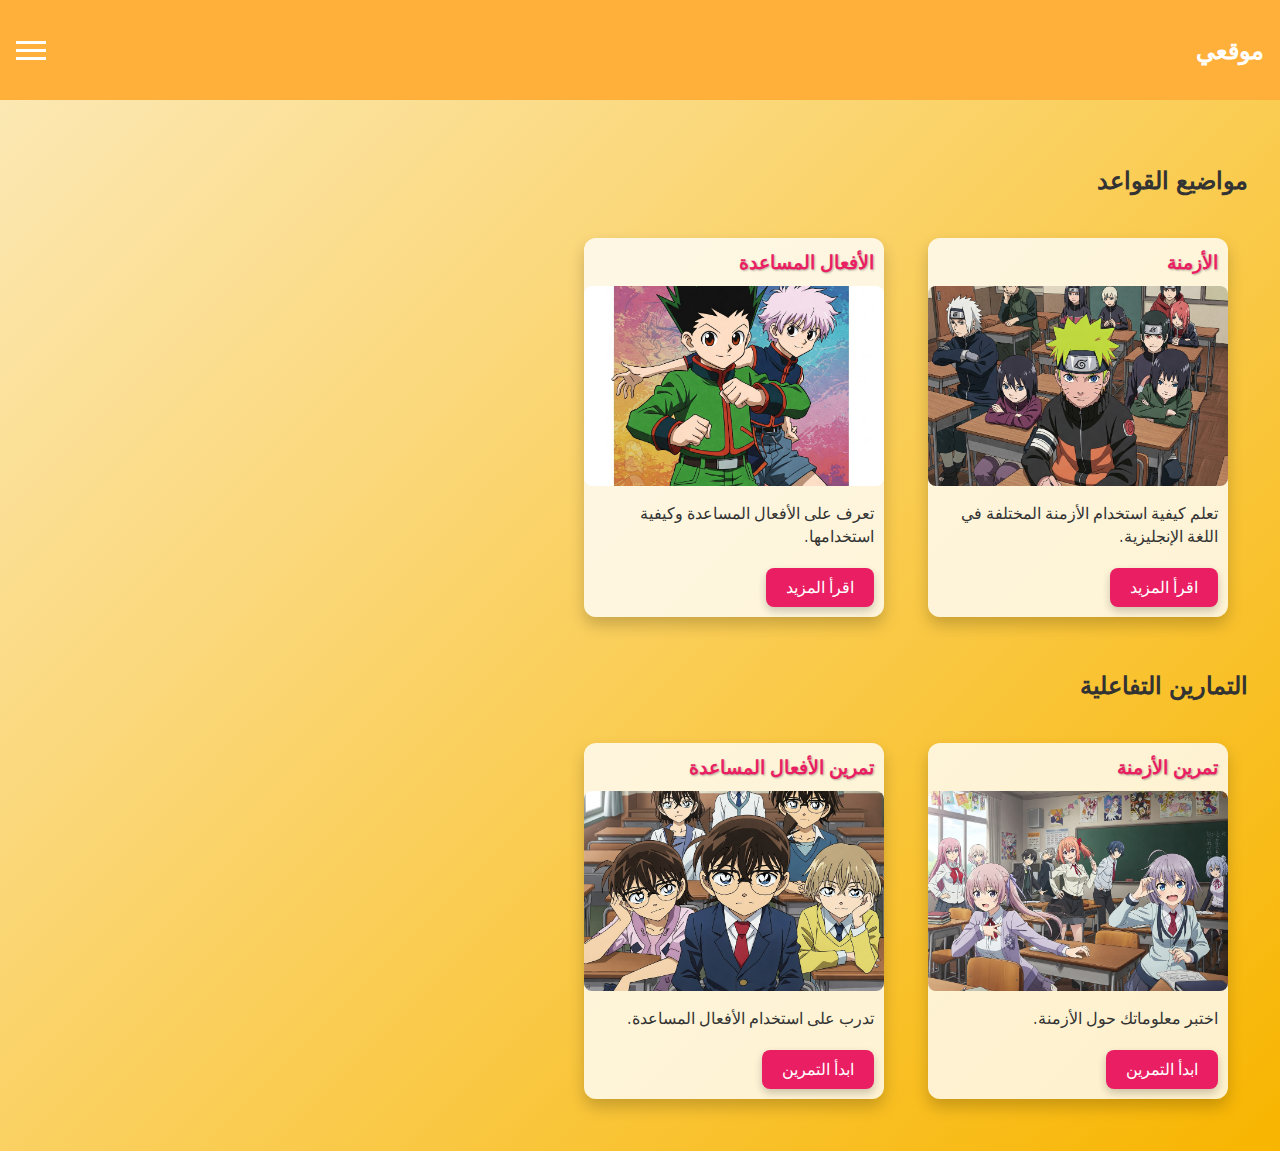
<file: index.html>
<!DOCTYPE html>
<html lang="ar" dir="rtl">
<head>
    <meta charset="UTF-8">
    <meta name="viewport" content="width=device-width, initial-scale=1.0">
    <title>تعلم قواعد اللغة الإنجليزية (نمط الأنمي)</title>
    <link rel="stylesheet" href="style.css">
    <link rel="preconnect" href="https://fonts.googleapis.com">
    <link rel="preconnect" href="https://fonts.gstatic.com" crossorigin>
    <link href="https://fonts.googleapis.com/css2?family=M+PLUS+Rounded+1c:wght@300;400;700&display=swap" rel="stylesheet">
</head>
<body>
    <header class="header">
        <h1 class="logo">موقعي</h1>
        <button id="menu-toggle" class="menu-toggle">
            <div class="bar"></div>
            <div class="bar"></div>
            <div class="bar"></div>
        </button>
    </header>

    <nav id="menu" class="menu">
        <ul>
            <li><a href="index.html">الرئيسية</a></li>
            <li><a href="rules.html">القواعد</a></li>
            <li><a href="exercise.html">التمارين</a></li>
        </ul>
    </nav>

    <main class="main-content">
        <section class="grammar-topics">
            <h2>مواضيع القواعد</h2>
            <div class="topic-card">
                <h3>الأزمنة</h3>
                <img src="imagesnaruto_classroom.jpg" alt="صورة من أنمي ناروتو" class="topic-image">
                <p>تعلم كيفية استخدام الأزمنة المختلفة في اللغة الإنجليزية.</p>
                <button class="learn-more" onclick="location.href='rules.html#times'">اقرأ المزيد</button>
            </div>
            <div class="topic-card">
                <h3>الأفعال المساعدة</h3>
                <img src="imagesmaruko_friends (2).jpg" alt="صورة من أنمي ماروكو الصغيرة" class="topic-image">
                <p>تعرف على الأفعال المساعدة وكيفية استخدامها.</p>
                <button class="learn-more" onclick="location.href='rules.html#auxiliary'">اقرأ المزيد</button>
            </div>
        </section>

        <section class="exercise">
            <h2>التمارين التفاعلية</h2>
            <div class="exercise-card">
                <h3>تمرين الأزمنة</h3>
                <img src="imageshunter_x_hunter_group.jpg" alt="صورة من أنمي القناص" class="exercise-image">
                <p>اختبر معلوماتك حول الأزمنة.</p>
                <button class="start-exercise" onclick="location.href='exercise.html#times'">ابدأ التمرين</button>
            </div>
            <div class="exercise-card">
                <h3>تمرين الأفعال المساعدة</h3>
                <img src="imagesconan_classroom.jpg" alt="صورة من أنمي المحقق كونان" class="exercise-image">
                <p>تدرب على استخدام الأفعال المساعدة.</p>
                <button class="start-exercise" onclick="location.href='exercise.html#auxiliary'">ابدأ التمرين</button>
            </div>
        </section>
    </main>

    <script src="script.js"></script>
</body>
</html>
</file>
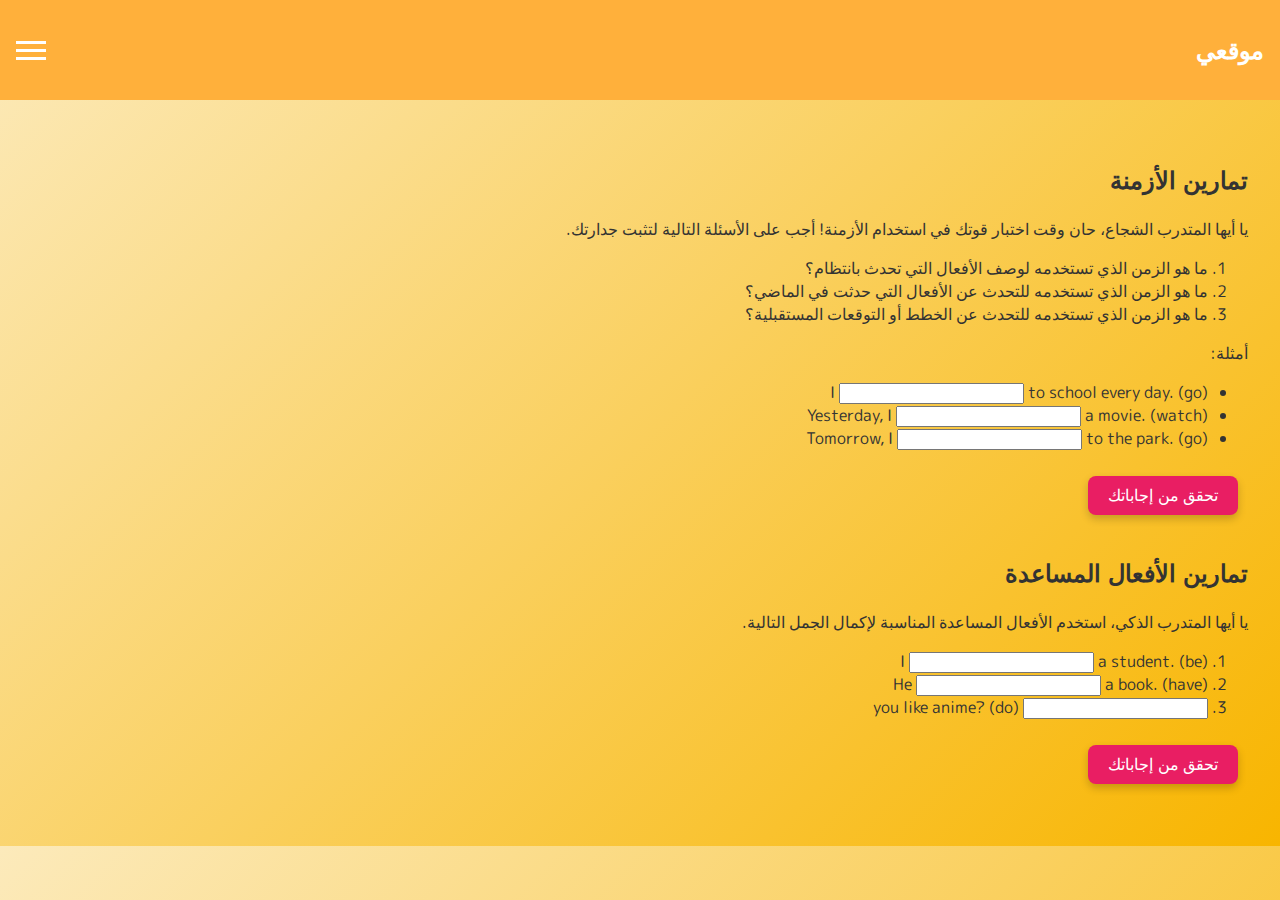
<file: exercise.html>
<!DOCTYPE html>
<html lang="ar" dir="rtl">
<head>
    <meta charset="UTF-8">
    <meta name="viewport" content="width=device-width, initial-scale=1.0">
    <title>التمارين التفاعلية (نمط الأنمي)</title>
    <link rel="stylesheet" href="style.css">
    <link rel="preconnect" href="https://fonts.googleapis.com">
    <link rel="preconnect" href="https://fonts.gstatic.com" crossorigin>
    <link href="https://fonts.googleapis.com/css2?family=M+PLUS+Rounded+1c:wght@300;400;700&display=swap" rel="stylesheet">
</head>
<body>
    <header class="header">
        <h1 class="logo">موقعي</h1>
        <button id="menu-toggle" class="menu-toggle">
            <div class="bar"></div>
            <div class="bar"></div>
            <div class="bar"></div>
        </button>
    </header>

    <nav id="menu" class="menu">
        <ul>
            <li><a href="index.html">الرئيسية</a></li>
            <li><a href="rules.html">القواعد</a></li>
            <li><a href="exercise.html">التمارين</a></li>
        </ul>
    </nav>

    <main class="main-content">
        <section class="exercise" id="times">
            <h2>تمارين الأزمنة</h2>
            <p>يا أيها المتدرب الشجاع، حان وقت اختبار قوتك في استخدام الأزمنة! أجب على الأسئلة التالية لتثبت جدارتك.</p>
            <ol>
                <li>ما هو الزمن الذي تستخدمه لوصف الأفعال التي تحدث بانتظام؟</li>
                <li>ما هو الزمن الذي تستخدمه للتحدث عن الأفعال التي حدثت في الماضي؟</li>
                <li>ما هو الزمن الذي تستخدمه للتحدث عن الخطط أو التوقعات المستقبلية؟</li>
            </ol>
            <p>أمثلة:</p>
            <ul>
                <li>I <input type="text" id="tense1"> to school every day. (go)</li>
                <li>Yesterday, I <input type="text" id="tense2"> a movie. (watch)</li>
                <li>Tomorrow, I <input type="text" id="tense3"> to the park. (go)</li>
            </ul>
            <button class="start-exercise" onclick="checkTenses()">تحقق من إجاباتك</button>
            <p id="tense-results"></p>
        </section>

        <section class="exercise" id="auxiliary">
            <h2>تمارين الأفعال المساعدة</h2>
            <p>يا أيها المتدرب الذكي، استخدم الأفعال المساعدة المناسبة لإكمال الجمل التالية.</p>
            <ol>
                <li>I <input type="text" id="aux1"> a student. (be)</li>
                <li>He <input type="text" id="aux2"> a book. (have)</li>
                <li><input type="text" id="aux3"> you like anime? (do)</li>
            </ol>
            <button class="start-exercise" onclick="checkAux()">تحقق من إجاباتك</button>
            <p id="aux-results"></p>
        </section>
    </main>

    <script src="script.js"></script>
    <script>
        // ... نفس كود JavaScript السابق ...
    </script>
</body>
</html>
</file>
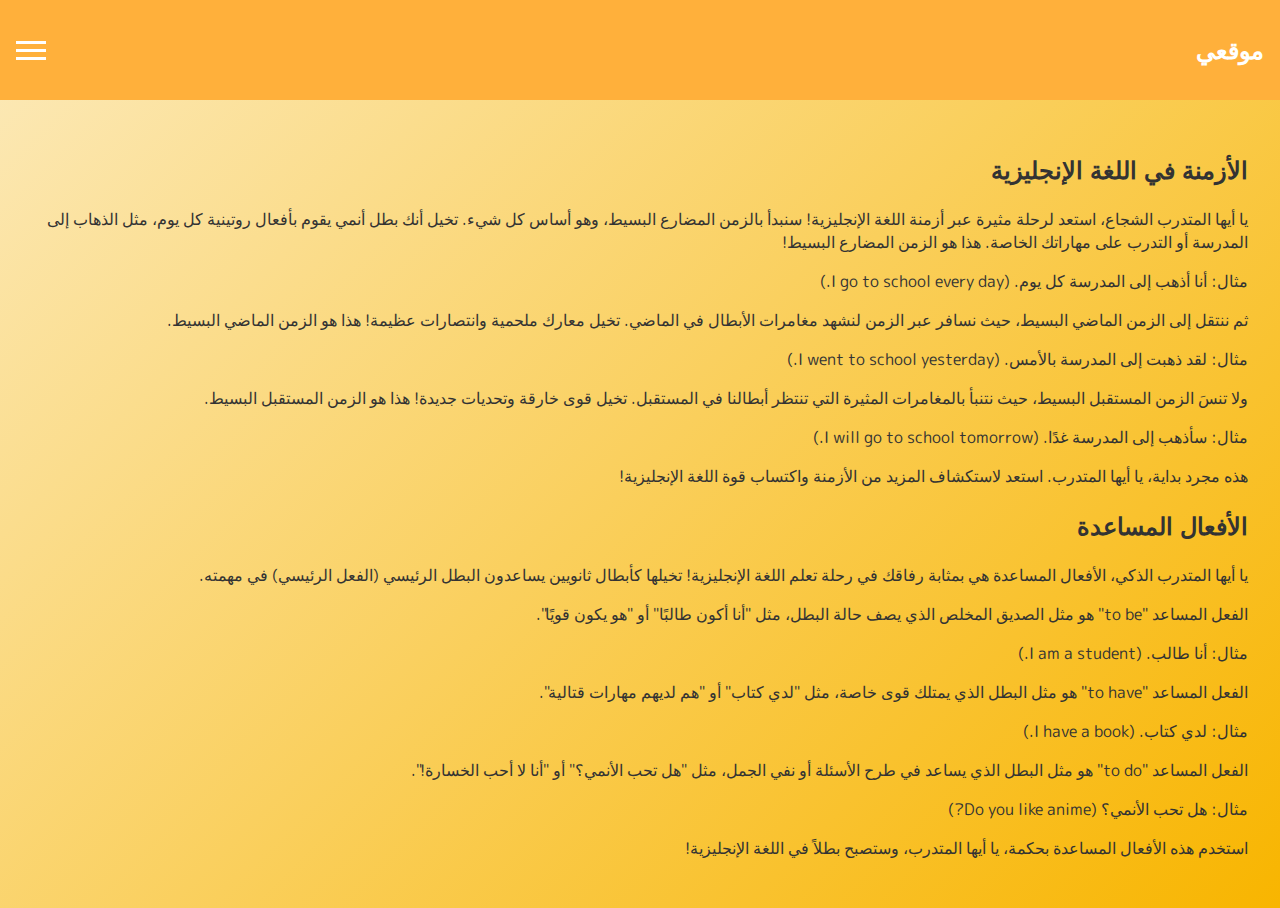
<file: rules.html>
<!DOCTYPE html>
<html lang="ar" dir="rtl">
<head>
    <meta charset="UTF-8">
    <meta name="viewport" content="width=device-width, initial-scale=1.0">
    <title>قواعد اللغة الإنجليزية (نمط الأنمي)</title>
    <link rel="stylesheet" href="style.css">
    <link rel="preconnect" href="https://fonts.googleapis.com">
    <link rel="preconnect" href="https://fonts.gstatic.com" crossorigin>
    <link href="https://fonts.googleapis.com/css2?family=M+PLUS+Rounded+1c:wght@300;400;700&display=swap" rel="stylesheet">
</head>
<body>
    <header class="header">
        <h1 class="logo">موقعي</h1>
        <button id="menu-toggle" class="menu-toggle">
            <div class="bar"></div>
            <div class="bar"></div>
            <div class="bar"></div>
        </button>
    </header>

    <nav id="menu" class="menu">
        <ul>
            <li><a href="index.html">الرئيسية</a></li>
            <li><a href="rules.html">القواعد</a></li>
            <li><a href="exercise.html">التمارين</a></li>
        </ul>
    </nav>

    <main class="main-content">
        <section class="rules" id="times">
            <h2>الأزمنة في اللغة الإنجليزية</h2>
            <p>يا أيها المتدرب الشجاع، استعد لرحلة مثيرة عبر أزمنة اللغة الإنجليزية! سنبدأ بالزمن المضارع البسيط، وهو أساس كل شيء. تخيل أنك بطل أنمي يقوم بأفعال روتينية كل يوم، مثل الذهاب إلى المدرسة أو التدرب على مهاراتك الخاصة. هذا هو الزمن المضارع البسيط!</p>
            <p>مثال: أنا أذهب إلى المدرسة كل يوم. (I go to school every day.)</p>
            <p>ثم ننتقل إلى الزمن الماضي البسيط، حيث نسافر عبر الزمن لنشهد مغامرات الأبطال في الماضي. تخيل معارك ملحمية وانتصارات عظيمة! هذا هو الزمن الماضي البسيط.</p>
            <p>مثال: لقد ذهبت إلى المدرسة بالأمس. (I went to school yesterday.)</p>
            <p>ولا تنسَ الزمن المستقبل البسيط، حيث نتنبأ بالمغامرات المثيرة التي تنتظر أبطالنا في المستقبل. تخيل قوى خارقة وتحديات جديدة! هذا هو الزمن المستقبل البسيط.</p>
            <p>مثال: سأذهب إلى المدرسة غدًا. (I will go to school tomorrow.)</p>
            <p>هذه مجرد بداية، يا أيها المتدرب. استعد لاستكشاف المزيد من الأزمنة واكتساب قوة اللغة الإنجليزية!</p>
        </section>

        <section class="rules" id="auxiliary">
            <h2>الأفعال المساعدة</h2>
            <p>يا أيها المتدرب الذكي، الأفعال المساعدة هي بمثابة رفاقك في رحلة تعلم اللغة الإنجليزية! تخيلها كأبطال ثانويين يساعدون البطل الرئيسي (الفعل الرئيسي) في مهمته.</p>
            <p>الفعل المساعد "to be" هو مثل الصديق المخلص الذي يصف حالة البطل، مثل "أنا أكون طالبًا" أو "هو يكون قويًا".</p>
            <p>مثال: أنا طالب. (I am a student.)</p>
            <p>الفعل المساعد "to have" هو مثل البطل الذي يمتلك قوى خاصة، مثل "لدي كتاب" أو "هم لديهم مهارات قتالية".</p>
            <p>مثال: لدي كتاب. (I have a book.)</p>
            <p>الفعل المساعد "to do" هو مثل البطل الذي يساعد في طرح الأسئلة أو نفي الجمل، مثل "هل تحب الأنمي؟" أو "أنا لا أحب الخسارة!".</p>
            <p>مثال: هل تحب الأنمي؟ (Do you like anime?)</p>
            <p>استخدم هذه الأفعال المساعدة بحكمة، يا أيها المتدرب، وستصبح بطلاً في اللغة الإنجليزية!</p>
        </section>
    </main>

    <script src="script.js"></script>
</body>
</html>
</file>
<file: style.css>
body {
    margin: 0;
    font-family: 'M PLUS Rounded 1c', sans-serif;
    background: linear-gradient(135deg, #fceabb, #f8b500);
    color: #333;
}

.header {
    background-color: #ffb03b;
    color: white;
    display: flex;
    justify-content: space-between;
    align-items: center;
    padding: 1rem;
}

.logo {
    font-size: 1.5rem;
}

.menu-toggle {
    background: none;
    border: none;
    cursor: pointer;
    padding: 0;
    display: flex;
    flex-direction: column;
    justify-content: space-around;
    height: 24px;
    width: 30px;
}

.bar {
    background-color: white;
    height: 3px;
    width: 100%;
}

.menu {
    background-color: white;
    display: none;
    padding: 1rem;
}

.menu ul {
    list-style: none;
    padding: 0;
    margin: 0;
}

.menu a {
    display: block;
    padding: 0.5rem 0;
    text-decoration: none;
    color: #333;
}

.show {
    display: block;
}

.main-content {
    padding: 2rem;
}

.grammar-topics, .exercise {
    margin-top: 30px;
}

.topic-card, .exercise-card {
    display: inline-block;
    width: 300px;
    margin: 20px;
    background-color: rgba(255, 255, 255, 0.8);
    border-radius: 12px;
    box-shadow: 0 8px 16px rgba(0, 0, 0, 0.2);
    transition: transform 0.3s ease;
}

.topic-card:hover, .exercise-card:hover {
    transform: translateY(-5px);
}

.topic-card h3, .exercise-card h3 {
    padding: 10px;
    margin: 0;
    color: #e91e63;
    text-shadow: 1px 1px 2px rgba(0, 0, 0, 0.3);
}

.topic-card p, .exercise-card p {
    padding: 0 10px 10px;
    margin: 0;
}

.learn-more, .start-exercise {
    background-color: #e91e63;
    color: white;
    padding: 10px 20px;
    border: none;
    border-radius: 8px;
    font-size: 1em;
    cursor: pointer;
    margin: 10px;
    box-shadow: 0 4px 8px rgba(0, 0, 0, 0.2);
    transition: background-color 0.3s ease;
}

.learn-more:hover, .start-exercise:hover {
    background-color: #c2185b;
}

.exercises {
    margin-top: 30px;
    width: 80%;
    max-width: 800px;
}

.exercises h2 {
    color: #e91e63;
    text-align: center;
    margin-bottom: 20px;
    text-shadow: 1px 1px 2px rgba(0, 0, 0, 0.3);
}

.exercises ol {
    list-style-position: inside;
    padding-left: 0;
}

.exercises li {
    margin-bottom: 15px;
    font-size: 1.1rem;
}

.exercises input[type="text"] {
    padding: 8px;
    border: 1px solid #ccc;
    border-radius: 5px;
    margin: 5px;
    width: 60%;
    max-width: 300px;
}

.exercises button.start-exercise {
    background-color: #e91e63;
    color: white;
    padding: 12px 25px;
    border: none;
    border-radius: 8px;
    font-size: 1.1rem;
    cursor: pointer;
    margin: 20px auto;
    display: block;
    box-shadow: 0 4px 8px rgba(0, 0, 0, 0.2);
    transition: background-color 0.3s ease;
}

.exercises button.start-exercise:hover {
    background-color: #c2185b;
}

#tense-results, #aux-results {
    margin-top: 20px;
    text-align: center;
    font-size: 1.1rem;
    font-weight: 500;
}
/* ... باقي أنماط CSS ... */

.topic-image, .exercise-image {
    width: 100%; /* اجعل الصور تتناسب مع عرض العنصر الحاوي */
    max-height: 200px; /* حدد أقصى ارتفاع للصورة */
    object-fit: cover; /* اجعل الصورة تغطي المساحة المخصصة لها مع الحفاظ على نسبة العرض إلى الارتفاع */
    border-radius: 8px; /* أضف حدود دائرية للصورة */
    margin-bottom: 10px; /* أضف مسافة بين الصورة والنص */
}
</file>
